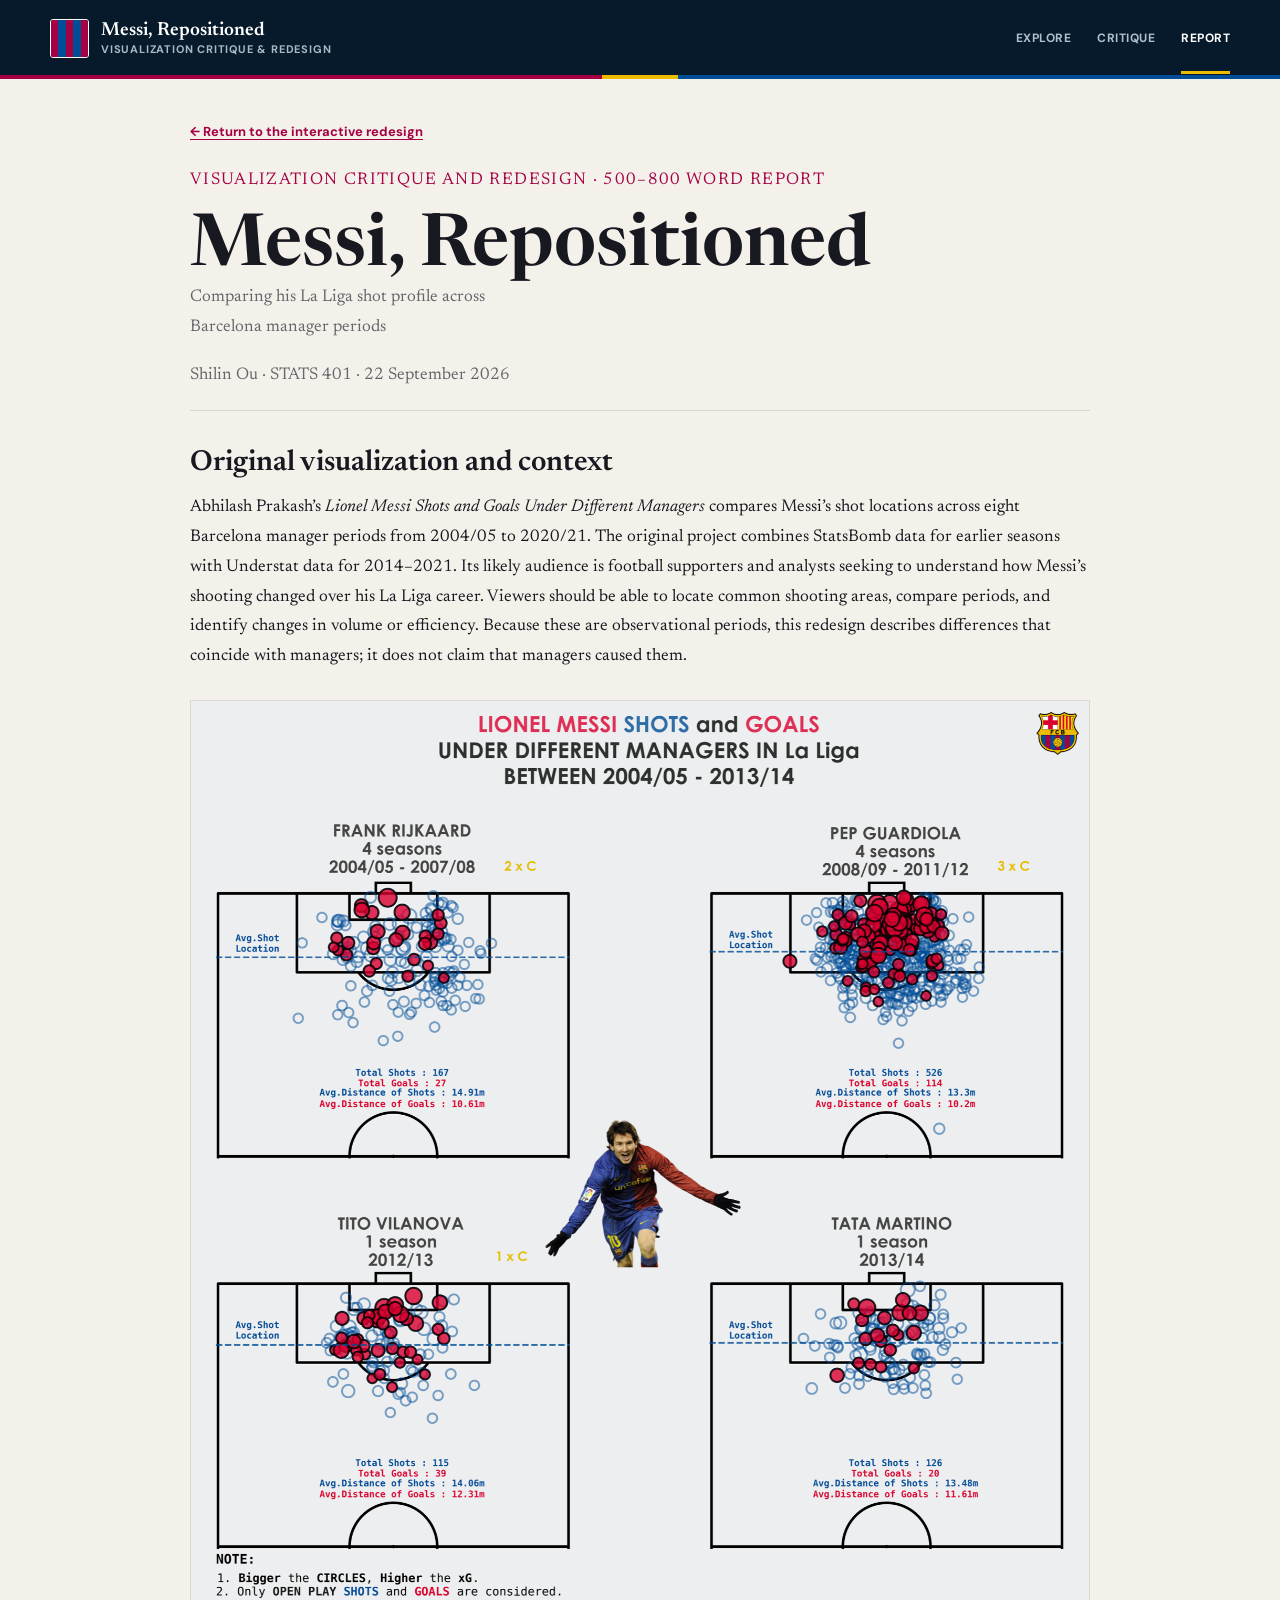
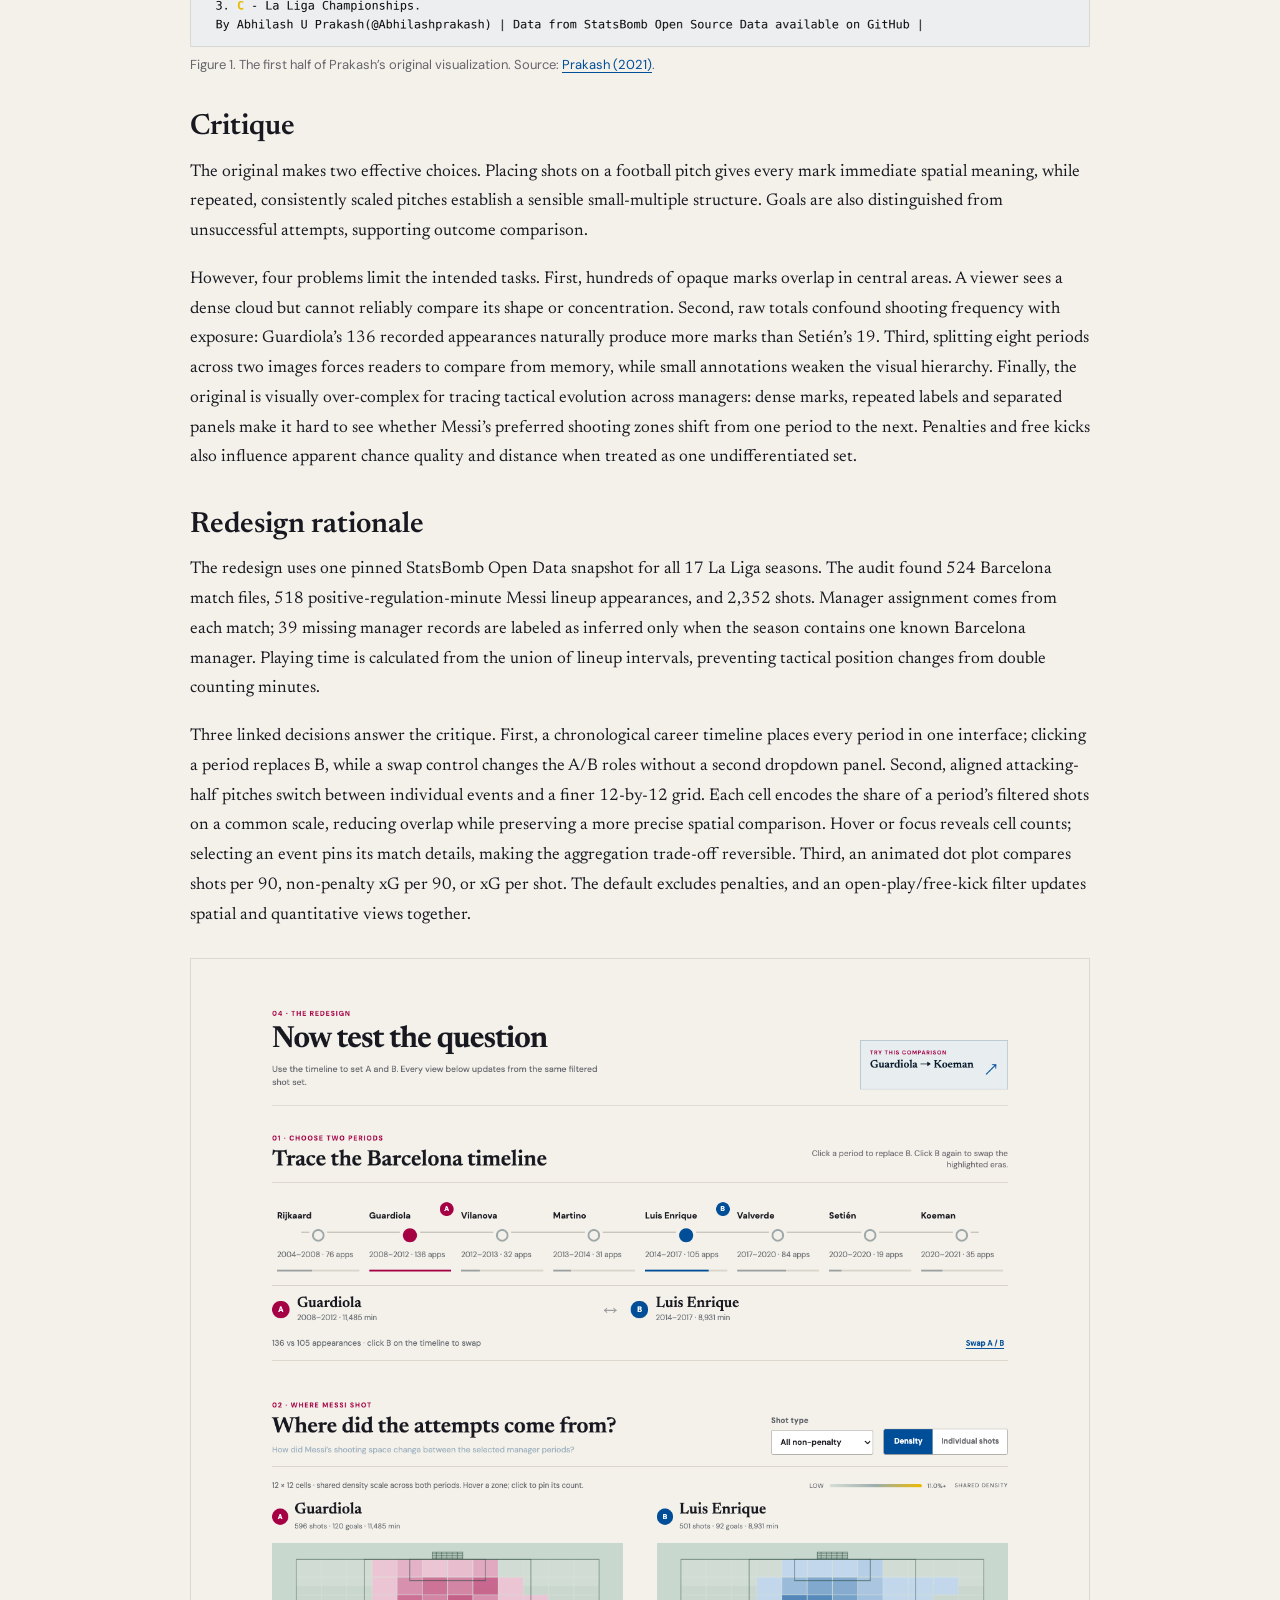
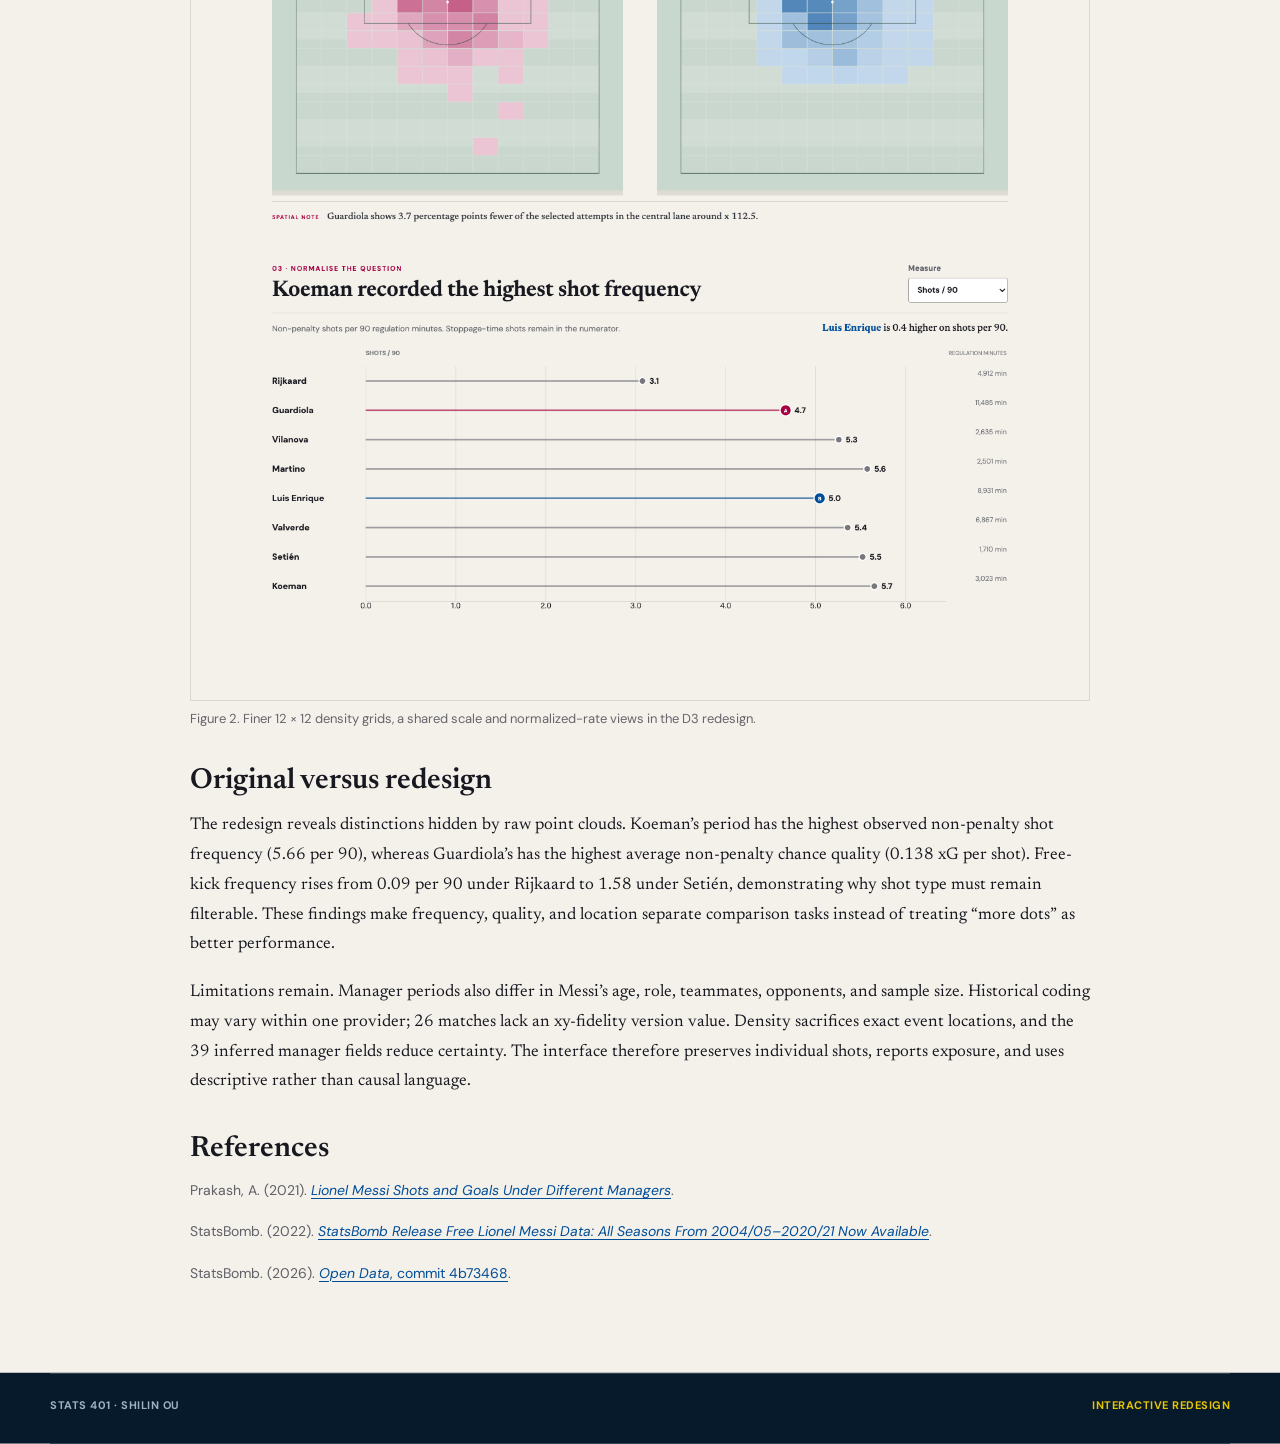
<file: report.html>
<!doctype html>
<html lang="en">
<head>
  <meta charset="utf-8"><meta name="viewport" content="width=device-width, initial-scale=1">
  <meta name="description" content="A 500–800 word report documenting the critique and redesign of a Lionel Messi shot-map visualization.">
  <title>Project Report | Messi, Repositioned</title>
  <link rel="preconnect" href="https://fonts.googleapis.com"><link rel="preconnect" href="https://fonts.gstatic.com" crossorigin>
  <link href="https://fonts.googleapis.com/css2?family=DM+Sans:wght@400;500;600;700&amp;family=Newsreader:opsz,wght@6..72,500;6..72,600&amp;display=swap" rel="stylesheet">
  <link rel="stylesheet" href="style.css?v=d0ee6e2">
  <style>
    .report{width:min(900px,calc(100% - 48px));margin-inline:auto;padding:42px 0 70px}.report h1{max-width:780px}.report-meta{margin:12px 0 34px;color:var(--muted);font-size:14px;border-bottom:1px solid var(--line);padding-bottom:20px}.report h2{font:600 29px/1.18 "Newsreader",Georgia,serif;margin:36px 0 12px}.report p{font:17px/1.75 "Newsreader",Georgia,serif;margin-bottom:18px}.report figure{margin:28px 0}.report figure img{display:block;width:100%;height:auto;border:1px solid var(--line);background:#fff}.report figcaption{font-size:13px;color:var(--muted);margin-top:8px}.report .references p{font:14px/1.65 "DM Sans",Arial,sans-serif}.report .back{display:inline-block;margin-bottom:24px;font-size:13px;font-weight:700;color:var(--wine)}@media(max-width:650px){.report{width:calc(100% - 24px);padding-top:30px}.report p{font-size:16px;line-height:1.7}.report h2{font-size:25px}}
  </style>
</head>
<body>
  <header class="site-header"><div class="site-inner"><a class="site-brand" href="index.html" aria-label="Messi, Repositioned home"><span class="brand-stripes" aria-hidden="true"><i></i><i></i><i></i><i></i><i></i></span><span><b>Messi, Repositioned</b><small>Visualization critique &amp; redesign</small></span></a><nav aria-label="Project navigation"><a href="index.html#analysis">Explore</a><a href="index.html#original">Critique</a><a href="report.html" aria-current="page">Report</a></nav></div></header>
  <main><article class="report">
    <a class="back" href="index.html">← Return to the interactive redesign</a>
    <p class="eyebrow">Visualization Critique and Redesign · 500–800 word report</p>
    <h1>Messi, Repositioned</h1>
    <p class="subtitle">Comparing his La Liga shot profile across Barcelona manager periods</p>
    <p class="report-meta">Shilin Ou · STATS 401 · 22 September 2026</p>

    <h2>Original visualization and context</h2>
    <p>Abhilash Prakash’s <em>Lionel Messi Shots and Goals Under Different Managers</em> compares Messi’s shot locations across eight Barcelona manager periods from 2004/05 to 2020/21. The original project combines StatsBomb data for earlier seasons with Understat data for 2014–2021. Its likely audience is football supporters and analysts seeking to understand how Messi’s shooting changed over his La Liga career. Viewers should be able to locate common shooting areas, compare periods, and identify changes in volume or efficiency. Because these are observational periods, this redesign describes differences that coincide with managers; it does not claim that managers caused them.</p>
    <figure><img src="assets/original-early.png" alt="The original visualization's early-period pitch maps, with many overlapping shot points."><figcaption>Figure 1. The first half of Prakash’s original visualization. Source: <a href="https://github.com/Abhilashup/Lionel-Messi-Shots-And-Goals-Data-Visualization-Project">Prakash (2021)</a>.</figcaption></figure>

    <h2>Critique</h2>
    <p>The original makes two effective choices. Placing shots on a football pitch gives every mark immediate spatial meaning, while repeated, consistently scaled pitches establish a sensible small-multiple structure. Goals are also distinguished from unsuccessful attempts, supporting outcome comparison.</p>
    <p>However, four problems limit the intended tasks. First, hundreds of opaque marks overlap in central areas. A viewer sees a dense cloud but cannot reliably compare its shape or concentration. Second, raw totals confound shooting frequency with exposure: Guardiola’s 136 recorded appearances naturally produce more marks than Setién’s 19. Third, splitting eight periods across two images forces readers to compare from memory, while small annotations weaken the visual hierarchy. Finally, the original is visually over-complex for tracing tactical evolution across managers: dense marks, repeated labels and separated panels make it hard to see whether Messi’s preferred shooting zones shift from one period to the next. Penalties and free kicks also influence apparent chance quality and distance when treated as one undifferentiated set.</p>

    <h2>Redesign rationale</h2>
    <p>The redesign uses one pinned StatsBomb Open Data snapshot for all 17 La Liga seasons. The audit found 524 Barcelona match files, 518 positive-regulation-minute Messi lineup appearances, and 2,352 shots. Manager assignment comes from each match; 39 missing manager records are labeled as inferred only when the season contains one known Barcelona manager. Playing time is calculated from the union of lineup intervals, preventing tactical position changes from double counting minutes.</p>
    <p>Three linked decisions answer the critique. First, a chronological career timeline places every period in one interface; clicking a period replaces B, while a swap control changes the A/B roles without a second dropdown panel. Second, aligned attacking-half pitches switch between individual events and a finer 12-by-12 grid. Each cell encodes the share of a period’s filtered shots on a common scale, reducing overlap while preserving a more precise spatial comparison. Hover or focus reveals cell counts; selecting an event pins its match details, making the aggregation trade-off reversible. Third, an animated dot plot compares shots per 90, non-penalty xG per 90, or xG per shot. The default excludes penalties, and an open-play/free-kick filter updates spatial and quantitative views together.</p>
    <figure><img src="assets/redesign.png" alt="The redesigned page showing two aligned attacking-half density pitches and a normalized manager comparison plot."><figcaption>Figure 2. Finer 12 × 12 density grids, a shared scale and normalized-rate views in the D3 redesign.</figcaption></figure>

    <h2>Original versus redesign</h2>
    <p>The redesign reveals distinctions hidden by raw point clouds. Koeman’s period has the highest observed non-penalty shot frequency (5.66 per 90), whereas Guardiola’s has the highest average non-penalty chance quality (0.138 xG per shot). Free-kick frequency rises from 0.09 per 90 under Rijkaard to 1.58 under Setién, demonstrating why shot type must remain filterable. These findings make frequency, quality, and location separate comparison tasks instead of treating “more dots” as better performance.</p>
    <p>Limitations remain. Manager periods also differ in Messi’s age, role, teammates, opponents, and sample size. Historical coding may vary within one provider; 26 matches lack an xy-fidelity version value. Density sacrifices exact event locations, and the 39 inferred manager fields reduce certainty. The interface therefore preserves individual shots, reports exposure, and uses descriptive rather than causal language.</p>

    <div class="references"><h2>References</h2><p>Prakash, A. (2021). <a href="https://github.com/Abhilashup/Lionel-Messi-Shots-And-Goals-Data-Visualization-Project"><em>Lionel Messi Shots and Goals Under Different Managers</em></a>.</p><p>StatsBomb. (2022). <a href="https://blogarchive.statsbomb.com/news/statsbomb-release-free-messi-data-all-seasons-from-2004-05-2020-21-now-available/"><em>StatsBomb Release Free Lionel Messi Data: All Seasons From 2004/05–2020/21 Now Available</em></a>.</p><p>StatsBomb. (2026). <a href="https://github.com/statsbomb/open-data/tree/4b73468fc5b0f1950f9f66fada70ad3a4f9327cb"><em>Open Data</em>, commit 4b73468</a>.</p></div>
  </article></main>
  <footer><span>STATS 401 · Shilin Ou</span><a href="index.html">Interactive redesign</a></footer>
</body>
</html>
</file>
<file: style.css>
:root{
  --ink:#181820;
  --muted:#66656c;
  --line:#d9d7d1;
  --paper:#f4f3ef;
  --white:#fff;
  --barca-blue:#004d98;
  --barca-blue-dark:#003b75;
  --barca-blue-soft:#e7f0f9;
  --barca-red:#a50044;
  --barca-red-dark:#7f0034;
  --barca-red-soft:#f7e7ed;
  --barca-gold:#edbb00;
  --pitch:#207a4e;
  --pitch-alt:#237f51;
  --wine:var(--barca-red);
  --blue:var(--barca-blue);
  --amber:#9b7200;
}
*{box-sizing:border-box}
html{scroll-behavior:smooth}
body{margin:0;color:var(--ink);background:var(--paper);font:15px/1.55 "DM Sans",Arial,sans-serif}
button,select{font:inherit}
a{color:inherit;text-underline-offset:3px;text-decoration-thickness:1px}
button{cursor:pointer}
button:focus-visible,select:focus-visible,a:focus-visible,.density-cell:focus-visible,.shot:focus-visible{outline:3px solid var(--barca-gold);outline-offset:3px}
.skip{position:absolute;z-index:100;top:-80px;left:12px;background:var(--ink);color:#fff;padding:10px 14px}.skip:focus{top:8px}

.site-header{position:relative;z-index:10;border-bottom:1px solid #dedbd4;background:rgba(255,255,255,.96)}
.site-header:after{content:"";position:absolute;inset:auto 0 -3px;height:3px;background:linear-gradient(90deg,var(--barca-red) 0 33.33%,var(--barca-gold) 33.33% 36%,var(--barca-blue) 36% 100%)}
.site-inner,main>section:not(.workspace-band),.workspace,footer{width:min(1180px,calc(100% - 48px));margin-inline:auto}
.site-inner{min-height:72px;display:flex;align-items:center;justify-content:space-between;gap:28px}
.site-brand{display:flex;align-items:center;gap:12px;text-decoration:none;line-height:1.05}
.site-brand>b{display:block}
.site-brand span:last-child{display:grid;gap:4px}
.site-brand b{font:600 17px/1 "Newsreader",Georgia,serif}
.site-brand small{font-size:9px;font-weight:700;letter-spacing:.7px;text-transform:uppercase;color:var(--muted)}
.brand-stripes{width:39px;height:39px;display:grid!important;grid-template-columns:repeat(5,1fr);gap:0!important;overflow:hidden;border-radius:3px;border:1px solid #171721}
.brand-stripes i:nth-child(odd){background:var(--barca-red)}.brand-stripes i:nth-child(even){background:var(--barca-blue)}
.site-inner nav{display:flex;align-items:center;gap:26px;font-size:11px;font-weight:700;text-transform:uppercase;letter-spacing:.5px}
.site-inner nav a{text-decoration:none;color:var(--muted);padding:26px 0 23px;border-bottom:3px solid transparent}
.site-inner nav a:hover,.site-inner nav a[aria-current]{color:var(--ink);border-bottom-color:var(--barca-red)}

h1,h2,h3,p,dl,dd{margin-top:0}
.intro{padding:48px 0 34px}
.intro-copy{display:grid;grid-template-columns:minmax(0,760px) 1fr;column-gap:40px;align-items:end}
.eyebrow,.step{font-size:10px;font-weight:700;line-height:1.2;letter-spacing:1.35px;text-transform:uppercase;color:var(--barca-red)}
.eyebrow{grid-column:1/-1;margin:0 0 12px}
h1{font:600 clamp(42px,6vw,72px)/.96 "Newsreader",Georgia,serif;letter-spacing:0;margin:0}
h1 em{color:var(--barca-red);font-style:normal}
.subtitle{grid-column:2;margin:0 0 7px;color:var(--muted);font-size:16px;line-height:1.4;max-width:330px}
.lede{grid-column:1/-1;margin:24px 0 0;padding-left:16px;border-left:3px solid var(--barca-gold);max-width:880px;font:500 16px/1.55 "Newsreader",Georgia,serif}
.scope-strip{display:grid;grid-template-columns:repeat(4,1fr);margin:34px 0 0;border-top:1px solid var(--line);border-bottom:1px solid var(--line)}
.scope-strip div{padding:14px 18px 15px;border-right:1px solid var(--line)}.scope-strip div:first-child{padding-left:0}.scope-strip div:last-child{border-right:0}
.scope-strip dt{font-size:9px;font-weight:700;letter-spacing:.9px;text-transform:uppercase;color:var(--muted)}
.scope-strip dd{margin:4px 0 0;font:600 22px/1 "Newsreader",Georgia,serif;color:var(--ink)}
.scope-strip .source-value{font:700 13px/1.2 "DM Sans",Arial,sans-serif;color:var(--barca-blue)}

.workspace-band{width:100%;background:#fff;border-top:1px solid var(--line);border-bottom:1px solid var(--line)}
.workspace{padding:38px 0 56px}
.section-top{display:flex;align-items:end;justify-content:space-between;gap:24px;padding-bottom:13px;border-bottom:1px solid var(--line)}
.section-top h2{margin:5px 0 0;font:600 29px/1.08 "Newsreader",Georgia,serif;letter-spacing:0}
.section-top>p{max-width:350px;margin:0 0 2px;text-align:right;font-size:11px;color:var(--muted)}
.manager-rail{position:relative;display:grid;grid-template-columns:repeat(8,minmax(104px,1fr));gap:8px;padding:18px 0 13px;overflow-x:auto}
.manager-rail:before{content:"";position:absolute;z-index:0;top:45px;left:2%;right:2%;height:1px;background:var(--line)}
.period{position:relative;z-index:1;min-width:104px;min-height:93px;padding:10px;border:1px solid var(--line);border-radius:5px;background:var(--white);color:var(--ink);text-align:left;display:flex;flex-direction:column;justify-content:space-between;transition:transform .18s ease,border-color .18s ease,box-shadow .18s ease,background .18s ease}
.period:hover{transform:translateY(-2px);border-color:#aaa8a2;box-shadow:0 5px 15px #17172112}
.period[data-selected="a"]{border-color:var(--barca-red);background:var(--barca-red-soft);box-shadow:inset 0 3px 0 var(--barca-red)}
.period[data-selected="b"]{border-color:var(--barca-blue);background:var(--barca-blue-soft);box-shadow:inset 0 3px 0 var(--barca-blue)}
.period[data-selected="both"]{border-color:var(--barca-gold);background:#fff8d9;box-shadow:inset 0 3px 0 var(--barca-gold)}
.period-slot{position:absolute;right:7px;top:7px;min-width:18px;height:18px;padding:0 4px;display:grid;place-items:center;border-radius:2px;background:var(--ink);color:#fff;font-size:9px;font-weight:700}
.period[data-selected="a"] .period-slot{background:var(--barca-red)}.period[data-selected="b"] .period-slot{background:var(--barca-blue)}.period[data-selected="both"] .period-slot{background:#7d6100}
.period-name{padding-right:20px;font-size:11px;font-weight:700;line-height:1.18;min-height:28px}
.period-date{font-size:9px;color:var(--muted);white-space:nowrap}
.period-bar{display:block;height:3px;background:#e7e5e0;width:100%}.period-bar span{display:block;height:100%;background:#8c8b90}
.period[data-selected="a"] .period-bar span{background:var(--barca-red)}.period[data-selected="b"] .period-bar span{background:var(--barca-blue)}
.comparison-dock{display:grid;grid-template-columns:minmax(220px,1fr) auto minmax(220px,1fr) minmax(240px,1.15fr);align-items:end;gap:13px;padding:13px 16px 16px;background:#f4f3ef;border-radius:6px}
label{font-size:10px;font-weight:700;letter-spacing:.3px;color:var(--muted)}
.period-control>span{display:flex;align-items:center;gap:7px;margin-bottom:5px}.period-control b{width:21px;height:21px;display:grid;place-items:center;color:#fff;border-radius:2px}
.period-a b{background:var(--barca-red)}.period-b b{background:var(--barca-blue)}
select{display:block;width:100%;min-height:40px;margin:0;padding:8px 34px 8px 10px;color:var(--ink);background:#fff;border:1px solid #aaa8a2;border-radius:4px;font-size:12px;font-weight:600}
.versus{padding-bottom:10px;color:var(--muted);font:500 13px "Newsreader",Georgia,serif}
.selection-note{margin:0 0 5px;font-size:11px;line-height:1.45;color:var(--muted)}

.pitch-top,.metrics-top{margin-top:42px}
.tools{display:flex;align-items:end;gap:12px;flex-wrap:wrap}.filter-label{min-width:160px}.filter-label select{margin-top:5px}
.segmented{height:40px;display:flex;overflow:hidden;border:1px solid #aaa8a2;border-radius:4px;background:#fff}
.segmented button{min-width:78px;padding:0 13px;border:0;background:#fff;color:var(--muted);font-size:11px;font-weight:700}.segmented button+button{border-left:1px solid var(--line)}
.segmented button[aria-pressed="true"]{background:var(--ink);color:#fff}
.map-key-row,.metric-intro{min-height:42px;display:flex;align-items:center;justify-content:space-between;gap:20px}
.chart-note{margin:9px 0;font-size:11px;color:var(--muted)}
.density-legend{display:flex;align-items:center;gap:5px;white-space:nowrap;font-size:10px;color:var(--muted)}
.density-legend b{margin-right:3px;color:var(--ink);font-weight:600}.density-legend .swatch{width:18px;height:10px;border-radius:1px}
.pitch-grid{display:grid;grid-template-columns:1fr 1fr;gap:18px}
.pitch-panel{margin:0;min-width:0;overflow:hidden;border:1px solid var(--line);border-radius:6px;background:#f7f7f5}
.pitch-panel figcaption{min-height:57px;margin:0;padding:9px 13px;display:flex;align-items:center;gap:10px;background:#fff;border-bottom:1px solid var(--line)}
.pitch-panel figcaption strong{display:block;font-size:14px}.pitch-panel figcaption small{display:block;margin-top:2px;color:var(--muted);font-size:10px}
.pitch-letter{width:28px;height:28px;flex:none;display:grid;place-items:center;border-radius:3px;color:#fff;font-size:11px;font-weight:700}.pitch-letter.a{background:var(--barca-red)}.pitch-letter.b{background:var(--barca-blue)}
.pitch-host{background:#174e36}.pitch-host svg{display:block;width:100%;height:auto}
.pitch-line{fill:none;stroke:rgba(255,255,255,.88);stroke-width:1.55;vector-effect:non-scaling-stroke;pointer-events:none}
.pitch-line.soft{stroke:rgba(255,255,255,.28);stroke-width:.8}
.density-cell{cursor:pointer;transition:opacity .15s ease}.density-cell:hover,.density-cell:focus{opacity:1!important;stroke:#fff;stroke-width:2.2}
.shot{cursor:pointer;transition:opacity .12s ease}.shot:hover,.shot:focus{opacity:1!important;stroke-width:2.8}
.event-detail{min-height:48px;display:flex;align-items:center;gap:12px;padding:11px 14px;border:1px solid var(--line);border-top:0;border-radius:0 0 6px 6px;background:#faf9f6;color:var(--muted);font-size:11px}
.detail-kicker{flex:none;padding:4px 6px;border-radius:2px;background:var(--barca-gold);color:#392f00;font-size:9px;font-weight:700;letter-spacing:.7px}

.metric-insight{margin:8px 0;color:var(--ink);font:500 13px/1.4 "Newsreader",Georgia,serif;text-align:right}
.metric-insight strong.a{color:var(--barca-red)}.metric-insight strong.b{color:var(--barca-blue)}
.metric-chart{position:relative;min-height:430px}.metric-chart svg{display:block;width:100%;height:auto;overflow:visible}
.metric-axis path{stroke:var(--line)}.metric-axis line{stroke:#e5e3de}.metric-axis text{fill:var(--muted);font-size:10px}
.metric-row-label{fill:var(--ink);font-size:12px;font-weight:700}.metric-value{fill:var(--ink);font-size:11px;font-weight:700}.metric-exposure{fill:var(--muted);font-size:9px}
.metric-guide{stroke:#e5e3de;stroke-width:1}.metric-stem{stroke-width:2.5}.metric-dot{stroke:#fff;stroke-width:2}

.context{padding:48px 0 54px}
.text-link{font-size:11px;font-weight:700;color:var(--barca-red)}
.context-lede{max-width:900px;margin:18px 0 22px;color:var(--muted);font-size:14px;line-height:1.65}
.original-grid{display:grid;grid-template-columns:1fr 1fr;gap:18px}.original-grid figure{margin:0;padding:8px;background:#fff;border:1px solid var(--line);border-radius:4px}.original-grid img{display:block;width:100%;height:auto}.original-grid figcaption{padding:7px 3px 2px;font-size:10px;color:var(--muted)}
.critique-grid{display:grid;grid-template-columns:repeat(4,1fr);gap:22px;margin-top:32px}
.critique-grid>div{padding-top:11px;border-top:3px solid var(--ink)}.critique-grid>div:nth-child(1){border-color:var(--barca-red)}.critique-grid>div:nth-child(2){border-color:var(--barca-blue)}.critique-grid>div:nth-child(3){border-color:var(--barca-gold)}
.critique-index{font-size:9px;font-weight:700;color:var(--barca-red)}
.critique-grid h3,.methods-grid h3,.references h3{margin:6px 0;font-size:14px}.critique-grid p,.methods-grid p,.references p{margin:0;color:var(--muted);font-size:12px;line-height:1.58}
.methods{padding:46px 0 54px;border-top:1px solid var(--line)}
.methods-grid{display:grid;grid-template-columns:repeat(3,1fr);gap:28px;padding:20px 0 22px}.methods-grid>div>span{font-size:9px;font-weight:700;color:var(--barca-red)}.methods-grid h3{margin-top:4px}
.provenance{padding:11px 0;margin:0 0 20px;border-top:1px solid var(--line);border-bottom:1px solid var(--line);font-size:11px;color:var(--muted)}
.references{max-width:940px}.references p+p{margin-top:10px}.references .credit{display:flex;align-items:center;gap:10px;color:var(--ink);font-weight:600}.credit img{width:30px;height:30px;flex:none;border-radius:3px}
footer{display:flex;justify-content:space-between;gap:20px;padding:20px 0 30px;border-top:1px solid var(--line);color:var(--muted);font-size:10px;font-weight:700;letter-spacing:.5px;text-transform:uppercase}
.tooltip{position:fixed;z-index:50;pointer-events:none;max-width:260px;padding:10px 12px;border:1px solid #c9c6bf;border-radius:4px;background:#fff;color:var(--ink);box-shadow:0 10px 30px #1717212b;font-size:11px}.tooltip strong{display:block;margin-bottom:2px;font-size:12px}.tooltip .tooltip-meta{color:var(--muted)}
.sr-only{position:absolute;width:1px;height:1px;padding:0;margin:-1px;overflow:hidden;clip:rect(0,0,0,0);white-space:nowrap;border:0}

@media(max-width:900px){
  .site-inner,main>section:not(.workspace-band),.workspace,footer{width:min(100% - 32px,1180px)}
  .manager-rail{grid-template-columns:repeat(8,124px)}
  .comparison-dock{grid-template-columns:1fr auto 1fr}.selection-note{grid-column:1/-1;margin:0}
  .critique-grid{grid-template-columns:repeat(2,1fr)}
}
@media(max-width:700px){
  .site-inner{min-height:64px}.site-brand small{display:none}.brand-stripes{width:33px;height:33px}.site-inner nav{gap:14px}.site-inner nav a{padding:22px 0 19px;font-size:9px}
  .intro{padding-top:34px}.intro-copy{display:block}.eyebrow{font-size:9px}.subtitle{margin-top:10px;max-width:100%;font-size:14px}.lede{margin-top:19px;font-size:15px}
  .scope-strip{grid-template-columns:1fr 1fr}.scope-strip div{border-bottom:1px solid var(--line)}.scope-strip div:nth-child(2){border-right:0}.scope-strip div:nth-child(3),.scope-strip div:nth-child(4){border-bottom:0}.scope-strip div:nth-child(3){padding-left:0}
  .workspace{padding-top:30px}.section-top{align-items:start}.section-top>p{display:none}.section-top h2{font-size:25px}
  .comparison-dock{grid-template-columns:1fr 18px 1fr;padding:12px}.period-control{min-width:0}.versus{font-size:0}.versus:after{content:"vs";font-size:11px}.selection-note{grid-column:1/-1}
  .pitch-top,.metrics-top{display:block;margin-top:34px}.tools{margin-top:13px;justify-content:space-between}.filter-label{min-width:145px}.segmented button{min-width:64px;padding-inline:10px}
  .map-key-row,.metric-intro{display:block}.density-legend{padding-bottom:8px;white-space:normal;flex-wrap:wrap}
  .pitch-grid{grid-template-columns:1fr;gap:14px}.pitch-panel{width:100%;max-width:620px;margin-inline:auto}.event-detail{border-top:1px solid var(--line);border-radius:5px;margin-top:12px}
  .metric-insight{text-align:left}.metric-chart{min-height:410px}
  .original-grid,.methods-grid{grid-template-columns:1fr}.critique-grid{gap:16px}.context,.methods{padding-block:36px}.text-link{max-width:130px;text-align:right}
}
@media(max-width:430px){
  .site-inner,main>section:not(.workspace-band),.workspace,footer{width:calc(100% - 24px)}
  .site-brand b{font-size:15px}.site-inner nav a:nth-child(2){display:none}
  h1{font-size:42px}.scope-strip dd{font-size:19px}.scope-strip div{padding:12px}
  .comparison-dock{grid-template-columns:1fr}.versus{display:none}.selection-note{grid-column:auto}.period-control select{font-size:11px}
  .tools{display:grid;grid-template-columns:1fr}.filter-label{width:100%}.segmented{width:100%}.segmented button{flex:1}
  .critique-grid{grid-template-columns:1fr}.section-top h2{font-size:23px}.text-link{display:none}
  footer{display:block}footer span{display:block;margin-bottom:5px}
}
@media(prefers-reduced-motion:reduce){html{scroll-behavior:auto}.period,.density-cell,.shot{transition:none}}

/* Editorial sports-data pass: the data stays the same, the visual hierarchy gets quieter. */
body{font-size:16px;background:#f7f6f2}
.site-header{background:#faf9f5;border-bottom-color:#e4e1da}
.site-header:after{height:2px;background:linear-gradient(90deg,var(--barca-red) 0 45%,var(--barca-blue) 45% 100%)}
.site-inner{min-height:78px}
.site-brand b{font-size:18px}.site-brand small{font-size:11px;letter-spacing:.55px}
.site-inner nav{font-size:12px}.site-inner nav a{padding-block:28px 25px}
.intro{position:relative;display:grid;grid-template-columns:minmax(0,1fr) minmax(360px,480px);gap:64px;align-items:center;padding:68px 0 62px;overflow:hidden}
.hero-copy{position:relative;z-index:1}.intro .eyebrow{font-size:11px;letter-spacing:1.5px;margin-bottom:18px}
.intro h1{font-size:clamp(58px,7vw,96px);line-height:.88;letter-spacing:-1.8px}
.intro .subtitle{max-width:420px;margin:22px 0 0;font-size:20px;line-height:1.3;color:#4f4f57}
.intro .lede{max-width:680px;margin-top:26px;padding-left:18px;font-size:17px;line-height:1.55;border-left:3px solid var(--barca-red)}
.hero-stats{display:flex;gap:34px;margin-top:34px}.hero-stats span{display:grid;gap:3px}.hero-stats b{font:600 27px/1 "Newsreader",Georgia,serif;color:var(--ink)}.hero-stats small{font-size:12px;color:var(--muted);text-transform:uppercase;letter-spacing:.7px}
.hero-visual{position:relative;margin:0;min-height:300px}.hero-visual:before{content:"";position:absolute;inset:16px -20px -16px 20px;background:var(--barca-red);opacity:.1;transform:rotate(-2deg)}.hero-visual>div{position:relative;z-index:1}.hero-visual svg{display:block;width:100%;height:auto;border:1px solid #27344a;box-shadow:12px 14px 0 rgba(0,77,152,.14)}.hero-visual figcaption{position:relative;z-index:1;margin-top:11px;font-size:12px;color:var(--muted)}
.workspace-band{background:#fff}.workspace{padding:58px 0 72px}.section-top{padding-bottom:16px}.section-top h2{font-size:35px}.section-top>p{font-size:13px;line-height:1.4}.step{font-size:11px;letter-spacing:1.35px}
.manager-rail{grid-template-columns:repeat(8,minmax(104px,1fr));gap:0;padding:34px 0 22px;overflow:visible}.manager-rail:before{top:78px;left:4%;right:4%;height:2px;background:#c9c6be}
.period{min-width:104px;min-height:108px;padding:10px 8px 0;border:0;border-radius:0;background:transparent;box-shadow:none!important;transform:none!important;transition:color .18s ease}
.period:hover{border:0;background:transparent;box-shadow:none;color:var(--barca-red)}.period[data-selected="a"],.period[data-selected="b"],.period[data-selected="both"]{border:0;background:transparent;color:var(--ink)}
.period:before{content:"";display:block;order:2;width:14px;height:14px;margin:13px auto 10px;border:3px solid #c9c6be;border-radius:50%;background:#fff;box-shadow:0 0 0 5px #fff;transition:background .18s,border-color .18s,transform .18s}
.period[data-selected="a"]:before{border-color:var(--barca-red);background:var(--barca-red);transform:scale(1.12)}.period[data-selected="b"]:before{border-color:var(--barca-blue);background:var(--barca-blue);transform:scale(1.12)}.period[data-selected="both"]:before{border-color:var(--barca-red);background:linear-gradient(90deg,var(--barca-red) 50%,var(--barca-blue) 50%);transform:scale(1.12)}
.period-name{order:1;padding:0;min-height:0;font-size:14px;line-height:1.15}.period-date{order:3;font-size:12px;color:var(--muted);white-space:nowrap}.period-bar{order:4;height:3px;margin:13px auto 0;background:#e3e0d9;width:100%}.period-bar span{background:#a9a6a0}.period[data-selected="a"] .period-bar span{background:var(--barca-red)}.period[data-selected="b"] .period-bar span{background:var(--barca-blue)}
.period-slot{top:-3px;right:4px;min-width:22px;height:22px;font-size:11px;border-radius:50%}.period[data-selected="both"] .period-slot{background:var(--ink)}
.comparison-summary{display:grid;grid-template-columns:1fr auto 1fr auto;align-items:center;gap:22px;padding:16px 0;border-top:1px solid #e6e3dd;border-bottom:1px solid #e6e3dd}.compare-person{display:flex;align-items:center;gap:12px}.compare-person>span:last-child{display:grid;gap:2px}.compare-person b{font:600 24px/1 "Newsreader",Georgia,serif}.compare-person small{font-size:12px;color:var(--muted)}.compare-tag{display:grid;place-items:center;width:28px;height:28px;color:#fff;font-size:12px;font-weight:700}.compare-a .compare-tag{background:var(--barca-red)}.compare-b .compare-tag{background:var(--barca-blue)}.compare-arrow{font-size:22px;color:#a9a6a0}.comparison-summary p{grid-column:1/4;margin:0;color:var(--muted);font-size:13px}.comparison-summary button{border:0;background:transparent;color:var(--muted);font-size:12px;font-weight:700;text-decoration:underline;text-underline-offset:4px}.comparison-summary button:hover{color:var(--ink)}
.pitch-top,.metrics-top{margin-top:58px}.tools{gap:16px}.filter-label{font-size:12px}.filter-label select{font-size:13px}.segmented{height:42px;border-color:#bdb9b0}.segmented button{font-size:12px}
.map-key-row{min-height:50px}.chart-note{font-size:13px}.density-legend{font-size:12px}.density-legend .swatch{width:20px;height:11px}
.pitch-grid{gap:44px}.pitch-panel{overflow:visible;border:0;border-radius:0;background:transparent}.pitch-panel figcaption{min-height:62px;padding:0 0 12px;background:transparent;border:0}.pitch-panel figcaption strong{font:600 23px/1 "Newsreader",Georgia,serif}.pitch-panel figcaption small{font-size:12px;margin-top:5px}.pitch-letter{width:26px;height:26px;border-radius:50%;font-size:11px}.pitch-host{background:transparent}.pitch-host svg{background:#d7e2da;border:1px solid #b4c2b8;box-shadow:0 8px 0 #edf1ec}.pitch-line{stroke:rgba(66,91,78,.68);stroke-width:1.4}.pitch-line.soft{stroke:rgba(66,91,78,.3)}
.density-cell{mix-blend-mode:multiply}.event-detail{min-height:50px;margin-top:26px;padding:13px 0;border:0;border-top:1px solid #e4e1da;border-bottom:1px solid #e4e1da;border-radius:0;background:transparent;font-size:13px}.detail-kicker{padding:0;background:transparent;color:var(--barca-red);font-size:11px;letter-spacing:1px}
.metric-intro{min-height:54px}.metric-insight{font-size:16px}.metric-chart{min-height:480px}.metric-axis text{font-size:12px}.metric-row-label{font-size:14px}.metric-value{font-size:13px}.metric-exposure{font-size:11px}
.context{padding:70px 0 78px}.context-lede{font-size:16px;max-width:800px}.original-grid{gap:28px}.original-grid figure{padding:0;border:0;background:transparent}.original-grid figcaption{font-size:12px;padding:10px 0}.critique-grid{gap:30px;margin-top:42px}.critique-grid>div{padding-top:14px;border-top-width:2px}.critique-index{font-size:11px}.critique-grid h3{font-size:17px;margin:8px 0 7px}.critique-grid p{font-size:14px;line-height:1.5}.response{display:block;margin-top:13px;color:var(--barca-blue);font-size:14px;line-height:1.45}
.methods{padding:52px 0 62px}.methods-grid{gap:42px;padding:24px 0}.methods-grid>div>span{font-size:11px}.methods-grid h3{font-size:17px}.methods-grid p,.references p{font-size:14px}.provenance{font-size:13px;padding:14px 0}.references h3{font-size:17px}
footer{font-size:11px}

@media(max-width:900px){.intro{grid-template-columns:1fr 380px;gap:32px}.intro h1{font-size:clamp(52px,8vw,80px)}.manager-rail{overflow-x:auto;padding-bottom:25px}.manager-rail:before{left:1%;right:1%}.period{min-width:126px}.comparison-summary{grid-template-columns:1fr auto 1fr}.comparison-summary p{grid-column:1/-1}.comparison-summary button{grid-column:1/-1;justify-self:start}.pitch-grid{gap:28px}.critique-grid{grid-template-columns:repeat(2,1fr)}}
@media(max-width:700px){.intro{display:block;padding:44px 0 50px}.intro h1{font-size:58px}.intro .subtitle{font-size:18px}.hero-visual{margin-top:38px}.hero-stats{gap:22px}.hero-stats b{font-size:23px}.hero-stats small{font-size:11px}.workspace{padding-top:42px}.section-top h2{font-size:29px}.manager-rail{grid-template-columns:repeat(4,minmax(0,1fr));grid-template-rows:repeat(2,104px);row-gap:14px;margin-inline:0;padding:28px 0 22px;overflow:visible;background:linear-gradient(to bottom,transparent 0 72px,#c9c6be 72px 74px,transparent 74px 190px,#c9c6be 190px 192px,transparent 192px)}.manager-rail:before{display:none}.period{min-width:0;min-height:104px;padding-inline:2px}.period-name{font-size:13px;text-align:center}.period-date{font-size:11px;white-space:normal;text-align:center;line-height:1.2}.period-bar{margin-top:9px}.comparison-summary{gap:12px;padding-block:14px}.compare-person b{font-size:21px}.compare-arrow{font-size:18px}.pitch-grid{grid-template-columns:1fr;gap:36px}.pitch-panel figcaption{padding-bottom:10px}.pitch-host svg{box-shadow:0 6px 0 #edf1ec}.critique-grid{gap:24px}.methods-grid{gap:25px}}
@media(max-width:430px){.site-inner{min-height:66px}.site-brand b{font-size:16px}.site-brand small{font-size:10px}.site-inner nav a{font-size:11px}.intro h1{font-size:48px}.intro .subtitle{font-size:17px}.hero-stats{gap:14px}.hero-stats b{font-size:21px}.hero-stats small{font-size:10px;letter-spacing:.35px}.section-top h2{font-size:25px}.comparison-summary{grid-template-columns:1fr 18px 1fr}.compare-person b{font-size:18px}.compare-person small{font-size:11px}.comparison-summary p,.comparison-summary button{grid-column:1/-1}.tools{display:grid}.pitch-panel figcaption strong{font-size:21px}.critique-grid{grid-template-columns:1fr}.context,.methods{padding-block:48px}}

/* Rubric-led editorial pass: original → reading tasks → critique → redesign. */
:root{--navy:#071a2b;--navy-2:#0d2a43;--ivory:#f4f1ea;--paper-2:#fbfaf7;--gold-soft:#fff4c7;--red-ink:#8c003b}
html,body{overflow-x:hidden}
body{background:var(--ivory);color:#161b23}
a{color:var(--barca-blue)}
.site-header{background:var(--navy);border-bottom-color:rgba(255,255,255,.13)}
.site-header:after{height:4px;background:linear-gradient(90deg,var(--barca-red) 0 47%,var(--barca-gold) 47% 53%,var(--barca-blue) 53% 100%)}
.site-inner{min-height:76px}.site-brand{color:#fff}.site-brand b{font-size:19px}.site-brand small{color:#a9b8c7;letter-spacing:.8px}.brand-stripes{border-color:#fff}.site-inner nav a{color:#afbfce;padding-block:27px 23px}.site-inner nav a:hover,.site-inner nav a[aria-current]{color:#fff;border-bottom-color:var(--barca-gold)}
.intro{position:relative;z-index:0;display:grid;grid-template-columns:minmax(0,1fr) minmax(360px,490px);gap:64px;align-items:center;padding:76px 0 68px;color:#f7f8f8;background:var(--navy);box-shadow:0 0 0 100vmax var(--navy);clip-path:inset(0 -100vmax);overflow:visible}
.intro:before{content:"";position:absolute;z-index:-1;top:0;right:calc((1180px - 100vw)/2);width:48vw;height:100%;background:linear-gradient(132deg,transparent 0 22%,rgba(165,0,68,.2) 22% 48%,rgba(0,77,152,.25) 48% 100%);opacity:.9}
.hero-copy{z-index:1}.intro .eyebrow{margin-bottom:21px;color:#edbb00;font-size:11px;letter-spacing:1.8px}.intro h1{font-size:clamp(62px,7.2vw,104px);line-height:.85;letter-spacing:-2.5px;color:#fff}.intro h1 em{color:#f04e8b}.intro .subtitle{max-width:500px;margin:24px 0 0;color:#c5d0db;font-size:21px;line-height:1.3}.intro .lede{max-width:700px;margin-top:27px;padding:15px 0 15px 18px;border-left:3px solid var(--barca-gold);color:#f6f4ec;font:500 17px/1.55 "Newsreader",Georgia,serif}.hero-actions{display:flex;align-items:center;gap:22px;margin-top:27px}.hero-button{display:inline-flex;align-items:center;gap:15px;padding:11px 15px;background:var(--barca-gold);color:#241f07;text-decoration:none;font-size:11px;font-weight:700;letter-spacing:.4px;text-transform:uppercase}.hero-button span{font-size:16px;line-height:1}.hero-button:hover{background:#ffd52c}.hero-text-link{color:#dce7ef;text-decoration:none;font-size:12px;font-weight:600}.hero-text-link:hover{color:#fff}.hero-stats{display:flex;gap:38px;margin-top:38px}.hero-stats div{display:grid;gap:4px}.hero-stats dt{order:2;color:#9fb1c0;font-size:10px;font-weight:700;letter-spacing:1px;text-transform:uppercase}.hero-stats dd{order:1;margin:0;color:#fff;font:600 29px/1 "Newsreader",Georgia,serif}.hero-visual{position:relative;z-index:1;margin:0;min-height:300px}.hero-visual:before{inset:20px -24px -22px 24px;background:var(--barca-red);opacity:.5;transform:rotate(-2.5deg)}.hero-visual svg{border:1px solid #647a91;box-shadow:12px 14px 0 rgba(0,77,152,.45)}.hero-visual figcaption{display:flex;align-items:center;gap:9px;margin-top:13px;color:#afbfce;font-size:11px;line-height:1.4}.caption-rule{width:22px;height:2px;display:inline-block;background:var(--barca-gold)}
.story-section{padding:78px 0 86px}.story-section:nth-of-type(odd){background:var(--paper-2);box-shadow:0 0 0 100vmax var(--paper-2);clip-path:inset(0 -100vmax)}.original-section{padding-top:86px}.read-section{background:#fff;box-shadow:0 0 0 100vmax #fff;clip-path:inset(0 -100vmax)}.critique-section{background:#f0ece4;box-shadow:0 0 0 100vmax #f0ece4;clip-path:inset(0 -100vmax)}.decisions-section{background:#fff;box-shadow:0 0 0 100vmax #fff;clip-path:inset(0 -100vmax)}.before-after{background:var(--navy);box-shadow:0 0 0 100vmax var(--navy);clip-path:inset(0 -100vmax);color:#fff}.methods{background:var(--paper-2);box-shadow:0 0 0 100vmax var(--paper-2);clip-path:inset(0 -100vmax)}
.story-heading{display:flex;align-items:end;justify-content:space-between;gap:30px;padding-bottom:17px;border-bottom:1px solid #d8d2c8}.story-heading h2{margin:6px 0 0;font:600 clamp(31px,4vw,46px)/1.04 "Newsreader",Georgia,serif;letter-spacing:-.8px}.heading-note{max-width:280px;margin:0 0 2px;color:#6e6c73;font-size:12px;line-height:1.4;text-align:right}.step{color:var(--barca-red);font-size:11px;letter-spacing:1.55px}.section-lede{max-width:760px;margin:0;color:#4f5058;font-size:16px;line-height:1.62}.original-intro{display:flex;align-items:start;justify-content:space-between;gap:40px;margin:27px 0 33px}.source-stamp{display:flex;align-items:center;gap:10px;min-width:205px;padding:10px 0 10px 13px;border-left:2px solid var(--barca-gold);color:#2d3038}.stamp-mark{font-size:25px;color:var(--barca-red)}.source-stamp b{display:block;font-size:11px;text-transform:uppercase;letter-spacing:.5px}.source-stamp small{display:block;margin-top:3px;color:#707078;font-size:11px;line-height:1.35}.original-grid{display:grid;grid-template-columns:1fr 1fr;gap:28px}.original-grid figure{margin:0;padding:0;border:0;background:transparent}.image-frame{position:relative;overflow:hidden;background:#e4dfd5}.image-frame:after{content:"";position:absolute;inset:0;background:linear-gradient(180deg,transparent 70%,rgba(7,26,43,.35));pointer-events:none}.original-grid img{display:block;width:100%;height:auto;transition:transform .45s ease}.original-grid figure:hover img{transform:scale(1.015)}.image-label{position:absolute;z-index:1;bottom:12px;left:13px;color:#fff;font-size:10px;font-weight:700;letter-spacing:1.2px}.original-grid figcaption{padding:11px 0 0;color:#74727a;font-size:11px;line-height:1.45}.original-reading{display:grid;grid-template-columns:170px 1fr;gap:24px;margin-top:39px;padding-top:21px;border-top:1px solid #d8d2c8}.mini-label{display:block;color:var(--barca-red);font-size:10px;font-weight:700;letter-spacing:1.25px}.original-reading p{max-width:800px;margin:0;color:#595860;font-size:13px;line-height:1.6}
.reading-grid{display:grid;grid-template-columns:repeat(3,1fr);gap:0;margin-top:37px;border-top:1px solid #dbdfe3;border-bottom:1px solid #dbdfe3}.reading-grid article{min-height:190px;padding:23px 28px 25px 0;border-right:1px solid #dbdfe3}.reading-grid article+article{padding-left:28px}.reading-grid article:last-child{border-right:0}.reading-icon{display:grid;place-items:center;width:27px;height:27px;margin-bottom:17px;border-radius:50%;background:var(--navy);color:#fff;font-size:10px;font-weight:700}.reading-grid h3{margin:0 0 8px;font:600 21px/1.1 "Newsreader",Georgia,serif}.reading-grid p{max-width:310px;margin:0;color:#65666d;font-size:13px;line-height:1.58}.reading-footer{display:grid;grid-template-columns:170px 1fr;gap:24px;margin-top:23px}.reading-footer>span{color:var(--barca-blue);font-size:10px;font-weight:700;letter-spacing:1.25px}.reading-footer p{margin:0;color:#62636a;font-size:12px}
.strengths-row{display:grid;grid-template-columns:210px 1fr 1fr;gap:27px;margin-top:38px;padding-bottom:39px;border-bottom:1px solid #d7d0c5}.strength-label h3{max-width:160px;margin:7px 0 0;font:600 25px/1.05 "Newsreader",Georgia,serif}.strengths-row article{display:grid;grid-template-columns:30px 1fr;gap:11px}.strength-number{color:var(--barca-red);font:600 21px/1 "Newsreader",Georgia,serif}.strengths-row article h3{margin:0 0 7px;font:600 20px/1.1 "Newsreader",Georgia,serif}.strengths-row article p{margin:0;color:#5d5b61;font-size:13px;line-height:1.57}.weakness-intro{display:flex;align-items:center;justify-content:space-between;gap:20px;margin:34px 0 18px}.weakness-intro p{margin:0;color:#65636a;font-size:12px}.critique-grid{grid-template-columns:repeat(4,1fr);gap:18px;margin-top:0}.critique-grid>article{min-height:295px;padding:15px 14px 0 0;border-top:2px solid var(--navy)}.critique-grid>article:nth-child(1){border-color:var(--barca-red)}.critique-grid>article:nth-child(2){border-color:var(--barca-blue)}.critique-grid>article:nth-child(3){border-color:var(--barca-gold)}.critique-grid>article:nth-child(4){border-color:#516b84}.critique-top{display:flex;align-items:center;justify-content:space-between;gap:8px}.critique-index{color:var(--barca-red);font-size:11px;font-weight:700}.critique-tag{color:#77747a;font-size:9px;font-weight:700;letter-spacing:1px}.critique-grid h3{margin:14px 0 15px;font:600 21px/1.08 "Newsreader",Georgia,serif}.critique-lines{display:grid;gap:11px}.critique-lines p{margin:0;color:#5f5c62;font-size:12px;line-height:1.5}.critique-lines b{display:block;margin-bottom:2px;color:#262832;font-size:10px;letter-spacing:.4px;text-transform:uppercase}.critique-lines .response{padding-top:10px;border-top:1px solid #d7d0c5;color:var(--barca-blue)}.critique-lines .response b{color:var(--barca-blue)}
.workspace-band{background:var(--navy);border:0;box-shadow:0 0 0 100vmax var(--navy);clip-path:inset(0 -100vmax);color:#fff}.workspace{padding:73px 0 90px}.redesign-banner{display:flex;align-items:end;justify-content:space-between;gap:35px;padding-bottom:25px;border-bottom:1px solid rgba(255,255,255,.18)}.redesign-banner h2{margin:7px 0 0;font:600 47px/1 "Newsreader",Georgia,serif;letter-spacing:-.8px}.redesign-banner p{max-width:530px;margin:13px 0 0;color:#b8c8d5;font-size:14px}.redesign-banner .step{color:var(--barca-gold)}.guided-button{position:relative;display:grid;grid-template-columns:1fr auto;gap:3px 17px;min-width:220px;padding:13px 15px;border:1px solid #3a586f;background:#102f49;color:#fff;text-align:left}.guided-button span{grid-column:1/-1;color:#efc40c;font-size:9px;font-weight:700;letter-spacing:1.2px}.guided-button b{font:600 18px/1.1 "Newsreader",Georgia,serif}.guided-button i{align-self:center;font-style:normal;color:#f04e8b;font-size:22px}.guided-button:hover{border-color:#efc40c;background:#163b59}.workspace .section-top{border-bottom-color:rgba(255,255,255,.18)}.workspace .section-top h2{color:#fff}.workspace .section-top>p{color:#acbfce}.workspace .step{color:#efc40c}.timeline-top{margin-top:39px}.manager-rail:before{background:#526a7c}.period{color:#d5e0e8}.period-date{color:#92a6b6}.period-name{font-size:14px}.period:before{border-color:#62798b;background:var(--navy);box-shadow:0 0 0 5px var(--navy)}.period[data-selected="a"]:before{border-color:#f04e8b;background:var(--barca-red)}.period[data-selected="b"]:before{border-color:#6da4dd;background:var(--barca-blue)}.period[data-selected="both"]:before{border-color:#efc40c;background:linear-gradient(90deg,var(--barca-red) 50%,var(--barca-blue) 50%)}.period-bar{background:#2c465b}.period-bar span{background:#688095}.period[data-selected="a"] .period-bar span{background:#f04e8b}.period[data-selected="b"] .period-bar span{background:#6da4dd}.period[data-selected="both"] .period-bar span{background:linear-gradient(90deg,#f04e8b 50%,#6da4dd 50%)}.period:hover{color:#fff}.period-slot{background:#314c63}.period[data-selected="a"] .period-slot{background:var(--barca-red)}.period[data-selected="b"] .period-slot{background:var(--barca-blue)}.period[data-selected="both"] .period-slot{background:var(--barca-gold);color:#171b21}
.comparison-summary{border-color:rgba(255,255,255,.18);background:transparent}.compare-person b{color:#fff}.compare-person small{color:#a8bbc9}.compare-tag{border-radius:50%}.compare-a .compare-tag{background:var(--barca-red)}.compare-b .compare-tag{background:var(--barca-blue)}.compare-arrow{color:#8ea4b4}.comparison-summary p{color:#a8bbc9}.comparison-summary button{color:#dbe7ee}.comparison-summary button:hover{color:var(--barca-gold)}.workspace label{color:#afc0cd}.workspace select{background:#fff;color:#1b2028}.segmented{border-color:#526c82;background:#112d45}.segmented button{background:#112d45;color:#b5c8d6}.segmented button+button{border-color:#526c82}.segmented button[aria-pressed="true"]{background:var(--barca-gold);color:#1c1d20}.map-key-row,.metric-intro{min-height:50px}.chart-note{color:#a8bbc9}.density-legend{color:#b7c8d4}.density-legend b{color:#fff}.pitch-grid{gap:45px}.pitch-panel figcaption{background:transparent}.pitch-panel figcaption strong{color:#fff}.pitch-panel figcaption small{color:#a7bbc8}.pitch-letter{border-radius:50%}.pitch-host svg{background:#d7e2da;border-color:#688579;box-shadow:0 8px 0 #17334a}.event-detail{border-color:rgba(255,255,255,.18);background:transparent;color:#a7bbc8}.detail-kicker{color:var(--barca-gold);background:transparent}.metric-insight{color:#fff}.metric-insight strong.a{color:#f04e8b}.metric-insight strong.b{color:#6da4dd}.metric-axis path{stroke:#557086}.metric-axis line{stroke:#29445a}.metric-axis text,.metric-row-label,.metric-value{fill:#dae6ed}.metric-exposure,.metric-chart .axis-label,.metric-chart .exposure-label{fill:#90a6b7}.metric-stem{opacity:.72}
.decision-grid{display:grid;grid-template-columns:repeat(3,1fr);gap:25px;margin-top:38px}.decision-grid article{padding:20px 22px 23px;border-top:3px solid var(--barca-red);background:#f6f4ef}.decision-grid article:nth-child(2){border-top-color:var(--barca-blue)}.decision-grid article:nth-child(3){border-top-color:var(--barca-gold)}.decision-number{color:var(--barca-red);font:600 24px/1 "Newsreader",Georgia,serif}.decision-grid h3{margin:14px 0 17px;font:600 25px/1.02 "Newsreader",Georgia,serif}.decision-grid p{margin:0;color:#5d5b62;font-size:12px;line-height:1.55}.decision-grid p+p{margin-top:10px}.decision-grid b{color:#242630;font-size:10px;letter-spacing:.35px;text-transform:uppercase}.decision-grid .decision-result{padding-top:11px;border-top:1px solid #ddd8d0;color:var(--barca-blue)}
.before-after .story-heading{border-color:rgba(255,255,255,.2)}.before-after .step{color:var(--barca-gold)}.before-after .heading-note{color:#a9bac7}.ba-grid{display:grid;grid-template-columns:1fr 56px 1fr;align-items:center;gap:25px;margin-top:39px}.ba-column{padding:20px 22px 22px;border-top:3px solid #9bacc0;background:#102b43}.ba-column.after{border-color:#efc40c;background:#143a56}.ba-label{font-size:10px;font-weight:700;letter-spacing:1.25px;color:#b9c9d5}.ba-column.after .ba-label{color:#efc40c}.ba-column ul{display:grid;gap:11px;margin:17px 0 0;padding:0;list-style:none}.ba-column li{position:relative;padding-left:17px;color:#d8e4ea;font-size:13px;line-height:1.45}.ba-column li:before{content:"";position:absolute;left:0;top:.54em;width:6px;height:6px;background:#8298aa;border-radius:50%}.ba-column.after li:before{background:#efc40c}.ba-arrow{color:#efc40c;font:600 32px/1 "Newsreader",Georgia,serif;text-align:center}.tradeoff{display:grid;grid-template-columns:170px 1fr;gap:24px;margin-top:29px;padding-top:20px;border-top:1px solid rgba(255,255,255,.2)}.tradeoff .mini-label{color:#efc40c}.tradeoff p{margin:0;color:#b7c8d3;font-size:12px;line-height:1.6}
.methods .story-heading{border-color:#d8d2c8}.methods-grid{gap:40px;padding:30px 0 31px}.methods-grid>div>span{color:var(--barca-red);font-size:10px;font-weight:700}.methods-grid h3{margin:8px 0 7px;font:600 24px/1 "Newsreader",Georgia,serif}.methods-grid p,.references p{color:#606068;font-size:13px;line-height:1.6}.provenance{margin:0 0 22px;padding:14px 0;border-color:#d8d2c8;color:#6a6870;font-size:12px;line-height:1.5}.references h3{margin:0 0 9px;font:600 23px/1 "Newsreader",Georgia,serif}.references .credit{color:#32343d}.credit img{background:#fff}.text-link{color:var(--barca-red);font-size:11px;font-weight:700}.methods a{color:var(--barca-blue)}footer{position:relative;z-index:1;background:var(--navy);box-shadow:0 0 0 100vmax var(--navy);clip-path:inset(0 -100vmax);border-top:1px solid rgba(255,255,255,.18);color:#9db1c0;padding-block:23px 30px}footer a{color:#e7c500;text-decoration:none}
@media(max-width:900px){.intro{grid-template-columns:minmax(0,1fr) 380px;gap:33px}.intro:before{right:calc((100% - 100vw)/2);width:55vw}.story-heading{gap:20px}.critique-grid{grid-template-columns:repeat(2,1fr);row-gap:32px}.strengths-row{grid-template-columns:170px 1fr 1fr;gap:18px}.decision-grid{gap:16px}.ba-grid{gap:14px}.workspace .manager-rail{overflow:visible}}
@media(max-width:700px){.site-inner nav{gap:15px}.site-inner nav a{padding-block:22px 19px;font-size:10px}.site-inner nav a:nth-child(1){display:none}.intro{display:block;padding:52px 0 55px}.intro:before{right:calc((100% - 100vw)/2);width:100vw;height:50%;background:linear-gradient(132deg,transparent 0 20%,rgba(165,0,68,.32) 20% 50%,rgba(0,77,152,.32) 50% 100%)}.intro h1{font-size:65px}.intro .subtitle{font-size:18px}.hero-visual{margin-top:45px}.story-section{padding-block:56px 61px}.story-heading{display:block}.heading-note{max-width:none;margin-top:13px;text-align:left}.original-intro{display:block}.source-stamp{margin-top:21px}.original-grid{grid-template-columns:1fr;gap:28px}.original-reading{grid-template-columns:1fr;gap:10px}.reading-grid{grid-template-columns:1fr}.reading-grid article,.reading-grid article+article{min-height:0;padding:21px 0;border-right:0;border-bottom:1px solid #dbdfe3}.reading-grid article:last-child{border-bottom:0}.reading-footer{grid-template-columns:1fr;gap:10px}.strengths-row{grid-template-columns:1fr;gap:24px}.strength-label h3{max-width:none}.weakness-intro{display:block}.weakness-intro p{margin-top:10px}.critique-grid{grid-template-columns:1fr;gap:28px}.critique-grid>article{min-height:0;padding-right:0}.redesign-banner{display:block}.redesign-banner h2{font-size:39px}.guided-button{margin-top:22px;width:100%}.workspace{padding-block:54px 64px}.workspace .manager-rail{overflow:visible}.workspace .comparison-summary{grid-template-columns:1fr 18px 1fr}.decision-grid{grid-template-columns:1fr;gap:16px}.ba-grid{grid-template-columns:1fr;gap:15px}.ba-arrow{transform:rotate(90deg);font-size:25px}.tradeoff{grid-template-columns:1fr;gap:10px}.methods-grid{grid-template-columns:1fr;gap:27px}.footer{display:block}}
@media(max-width:430px){.site-inner{min-height:66px}.site-brand b{font-size:16px}.site-brand small{font-size:9px}.site-inner nav a{font-size:9px}.intro h1{font-size:53px}.intro .subtitle{font-size:17px}.hero-actions{align-items:start;flex-direction:column;gap:14px}.hero-stats{gap:18px}.hero-stats dd{font-size:23px}.hero-stats dt{font-size:9px;letter-spacing:.4px}.story-heading h2{font-size:32px}.redesign-banner h2{font-size:36px}.workspace .comparison-summary{grid-template-columns:1fr}.workspace .comparison-summary .compare-arrow{display:none}.workspace .comparison-summary p,.workspace .comparison-summary button{grid-column:auto}.tools{display:grid}.pitch-grid{gap:30px}.ba-column{padding-inline:16px}}

/* Focus the spatial analysis: fewer chrome elements, softer density, stronger A/B read. */
.pitch-top .chart-deck{margin:9px 0 0;color:#9fb3c1;font-size:13px;line-height:1.4}.pitch-top .tools{padding-bottom:2px}.map-key-row{min-height:38px;margin-top:12px;align-items:center}.map-key-row .chart-note{margin:0;font-size:12px}.density-legend{gap:9px;font-size:10px;text-transform:uppercase;letter-spacing:.45px}.density-legend .legend-low,.density-legend .legend-high{color:#a7bac7}.density-legend .legend-label{margin-left:4px;color:#e5edf0;font-size:9px;letter-spacing:1px}.density-gradient{display:inline-block;width:148px;height:5px;background:linear-gradient(90deg,#314e61,#77929b,#d4d8bf,#efc40c);border-radius:99px}.map-insight{margin:17px 0 0;padding:14px 0 0;border-top:1px solid rgba(255,255,255,.16);color:#dce8ed;font:500 15px/1.45 "Newsreader",Georgia,serif}.map-insight span{margin-right:9px;color:var(--barca-gold);font:700 9px/1 "DM Sans",Arial,sans-serif;letter-spacing:1.2px}.pitch-grid{gap:54px;margin-top:3px}.pitch-panel figcaption{min-height:69px;padding-bottom:14px}.pitch-panel figcaption strong{font-size:25px}.pitch-panel figcaption small{font-size:11px;letter-spacing:.15px}.pitch-host svg{background:#c9d8cf;border:0;box-shadow:0 8px 0 #17334a}.pitch-line{stroke:rgba(35,69,55,.62);stroke-width:1.25}.pitch-line.soft{stroke:rgba(35,69,55,.25);stroke-width:.7}.density-visual{mix-blend-mode:multiply}.density-cell{fill:transparent;stroke:none;opacity:.001!important}.density-cell:hover,.density-cell:focus{fill:rgba(239,196,12,.06)!important;stroke:rgba(239,196,12,.75);stroke-width:1.1;opacity:1!important}.density-core{pointer-events:none}.shot{stroke-linejoin:round}.shot.goal{filter:drop-shadow(0 0 3px rgba(237,187,0,.7))}.event-detail[hidden]{display:none}.event-detail{min-height:0;margin-top:20px;padding:12px 0;border-top:1px solid rgba(255,255,255,.18);border-bottom:0;font-size:12px}.detail-kicker{margin-right:6px}
@media(max-width:700px){.pitch-top .chart-deck{font-size:12px}.map-key-row{display:flex;align-items:flex-start;gap:10px;flex-wrap:wrap}.density-legend{width:100%;padding-bottom:0}.density-gradient{flex:1;min-width:90px}.map-insight{font-size:14px}.pitch-grid{gap:35px}.pitch-panel figcaption{min-height:61px}.pitch-panel figcaption strong{font-size:22px}}

/* One continuous canvas for the story; Barça colours carry meaning in the marks. */
body,.intro,.story-section,.workspace-band{background:var(--ivory);color:var(--ink);box-shadow:0 0 0 100vmax var(--ivory);clip-path:inset(0 -100vmax)}
.intro{color:var(--ink)}.intro:before{background:linear-gradient(132deg,transparent 0 22%,rgba(165,0,68,.16) 22% 48%,rgba(0,77,152,.18) 48% 100%);opacity:.35}.intro h1{color:var(--ink)}.intro h1 em{color:var(--barca-red)}.intro .subtitle{color:#555762}.intro .lede{color:#252a33}.hero-text-link{color:var(--barca-blue)}.hero-text-link:hover{color:var(--barca-red)}.hero-stats dd{color:var(--ink)}.hero-stats dt{color:#6f7077}.hero-visual:before{opacity:.14}
.read-section,.critique-section,.decisions-section,.before-after,.methods{background:var(--ivory);box-shadow:0 0 0 100vmax var(--ivory);clip-path:inset(0 -100vmax);color:var(--ink)}
.workspace{color:var(--ink)}.workspace .section-top{border-bottom-color:#d8d2c8}.workspace .section-top h2{color:var(--ink)}.workspace .section-top>p{color:#6e6c73}.workspace .step,.redesign-banner .step{color:var(--barca-red)}.redesign-banner{border-bottom-color:#d8d2c8}.redesign-banner h2{color:var(--ink)}.redesign-banner p{color:#65666d}.guided-button{border-color:#b7c7d0;background:#e8eef0;color:var(--navy)}.guided-button span{color:var(--barca-red)}.guided-button i{color:var(--barca-blue)}.guided-button:hover{border-color:var(--barca-blue);background:#dce8ee}
.timeline-top{margin-top:39px}.manager-rail:before{background:#c9c6be}.period{color:var(--ink)}.period-date{color:#6d7075}.period:before{border-color:#9ea8a8;background:var(--ivory);box-shadow:0 0 0 5px var(--ivory)}.period[data-selected="a"]:before{border-color:var(--barca-red);background:var(--barca-red)}.period[data-selected="b"]:before{border-color:var(--barca-blue);background:var(--barca-blue)}.period[data-selected="both"]:before{border-color:var(--barca-gold);background:linear-gradient(90deg,var(--barca-red) 50%,var(--barca-blue) 50%)}.period-bar{background:#d9d5cc}.period-bar span{background:#9ba0a0}.period[data-selected="a"] .period-bar span{background:var(--barca-red)}.period[data-selected="b"] .period-bar span{background:var(--barca-blue)}.period[data-selected="both"] .period-bar span{background:linear-gradient(90deg,var(--barca-red) 50%,var(--barca-blue) 50%)}.period:hover{color:var(--barca-red)}.period-slot{background:#8a9095}.period[data-selected="a"] .period-slot{background:var(--barca-red)}.period[data-selected="b"] .period-slot{background:var(--barca-blue)}.period[data-selected="both"] .period-slot{background:var(--barca-gold);color:var(--ink)}
.comparison-summary{border-color:#d8d2c8;background:transparent}.compare-person b{color:var(--ink)}.compare-person small{color:#6b7076}.compare-arrow{color:#9b9d9f}.comparison-summary p{color:#6b7076}.comparison-summary button{color:var(--barca-blue)}.comparison-summary button:hover{color:var(--barca-red)}.workspace label{color:#5f6268}.workspace select{background:#fff;color:var(--ink);border-color:#aaa8a2}.segmented{border-color:#aaa8a2;background:#fff}.segmented button{background:#fff;color:#6c6d73}.segmented button+button{border-color:var(--line)}.segmented button[aria-pressed="true"]{background:var(--barca-blue);color:#fff}.chart-note{color:#6b6d72}.density-legend{color:#6b6d72}.density-legend .legend-low,.density-legend .legend-high{color:#6b6d72}.density-legend .legend-label{color:#5d6066}.density-gradient{background:linear-gradient(90deg,#d8ded7,#9daead,#edbb00)}.map-insight{border-color:#d8d2c8;color:#30343b}.map-insight span{color:var(--barca-red)}.pitch-panel figcaption strong{color:var(--ink)}.pitch-panel figcaption small{color:#6b7076}.pitch-host svg{box-shadow:0 8px 0 #dedbd3}.event-detail{border-color:#d8d2c8;color:#5f6369}.detail-kicker{color:var(--barca-red)}.metric-insight{color:var(--ink)}.metric-insight strong.a{color:var(--barca-red)}.metric-insight strong.b{color:var(--barca-blue)}.metric-axis path{stroke:#c7c3ba}.metric-axis line{stroke:#dedbd3}.metric-axis text,.metric-row-label,.metric-value{fill:var(--ink)}.metric-exposure,.metric-chart .axis-label,.metric-chart .exposure-label{fill:#77797e}.metric-stem{opacity:.72}
.before-after .story-heading{border-color:#d8d2c8}.before-after .step{color:var(--barca-red)}.before-after .heading-note{color:#6e6c73}.ba-column{border-color:#9bacc0;background:#e8eeeb}.ba-column.after{border-color:var(--barca-gold);background:#fff5c9}.ba-label,.ba-column.after .ba-label{color:#5a6068}.ba-column ul{color:var(--ink)}.ba-column li{color:#454a52}.ba-column li:before,.ba-column.after li:before{background:var(--barca-red)}.ba-arrow{color:var(--barca-red)}.tradeoff{border-color:#d8d2c8}.tradeoff .mini-label{color:var(--barca-red)}.tradeoff p{color:#5f6369}
.density-cell{stroke:rgba(255,255,255,.26);stroke-width:.55;opacity:.9!important;mix-blend-mode:multiply}.density-cell:hover,.density-cell:focus{stroke:var(--barca-gold);stroke-width:1.1;opacity:1!important}

/* Academic reading scale: make section structure and explanatory prose easier to scan. */
.step{font-size:13px;letter-spacing:1.7px}
.mini-label{font-size:12px;letter-spacing:1.35px}
.story-heading h2{font-size:clamp(34px,4.35vw,52px);line-height:1.06}
.heading-note{font-size:13px;line-height:1.5}
.section-lede,.original-reading p{font-size:17px;line-height:1.7}
.reading-grid p,.strengths-row article p,.critique-lines p,.decision-grid p,.methods-grid p,.references p{font-size:15px;line-height:1.65}
.critique-lines b,.decision-grid b{font-size:11px}
.redesign-banner h2{font-size:clamp(42px,4.5vw,56px);line-height:1.04}
.redesign-banner p{font-size:16px;line-height:1.55}
.workspace .section-top h2{font-size:38px}
.workspace .step{font-size:13px}
.report h2{font-size:29px;line-height:1.18}
.report p{font-size:17px;line-height:1.75}
.report figcaption{font-size:13px}
@media(max-width:700px){
  .step{font-size:12px}
  .story-heading h2{font-size:36px}
  .redesign-banner h2{font-size:40px}
  .workspace .section-top h2{font-size:31px}
  .section-lede,.original-reading p{font-size:16px}
  .reading-grid p,.strengths-row article p,.critique-lines p,.decision-grid p,.methods-grid p,.references p{font-size:15px}
  .report p{font-size:16px;line-height:1.7}
}
@media(max-width:430px){
  .story-heading h2{font-size:34px}
  .redesign-banner h2{font-size:37px}
  .workspace .section-top h2{font-size:28px}
}
</file>
